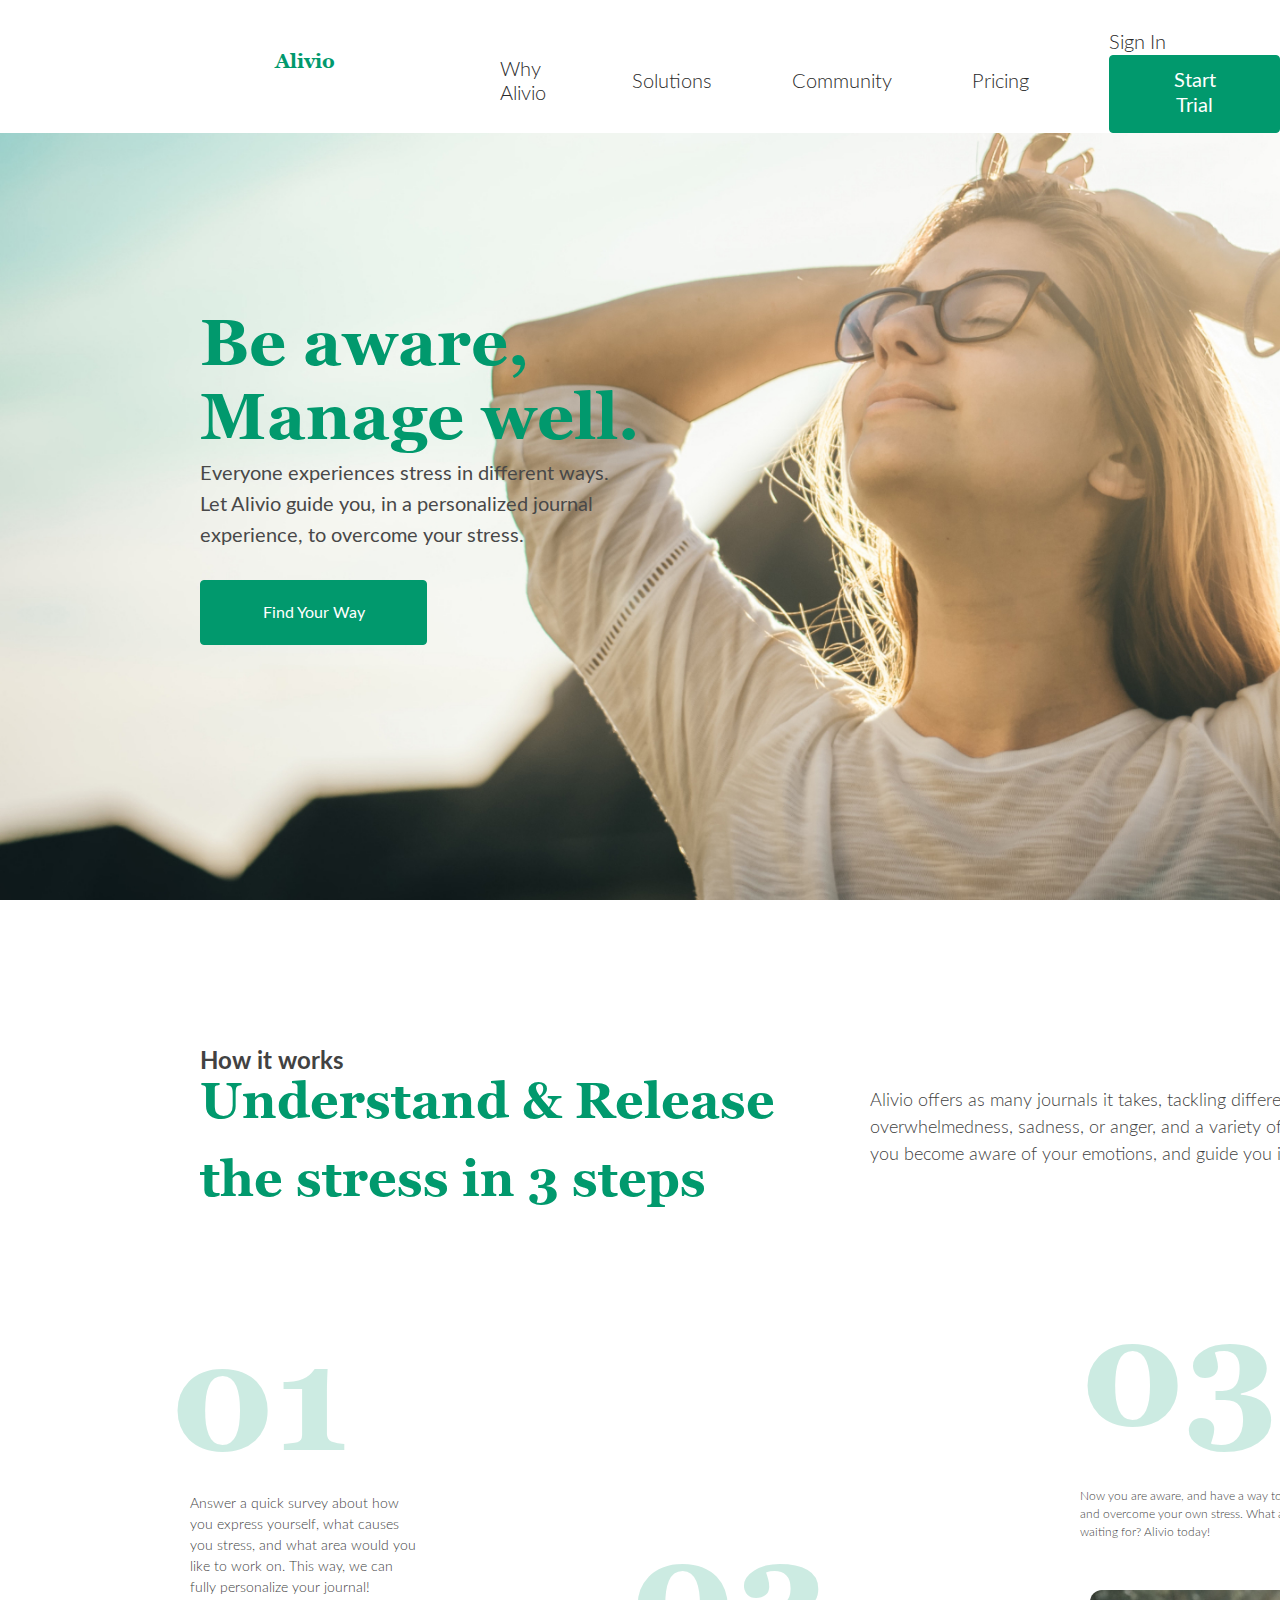
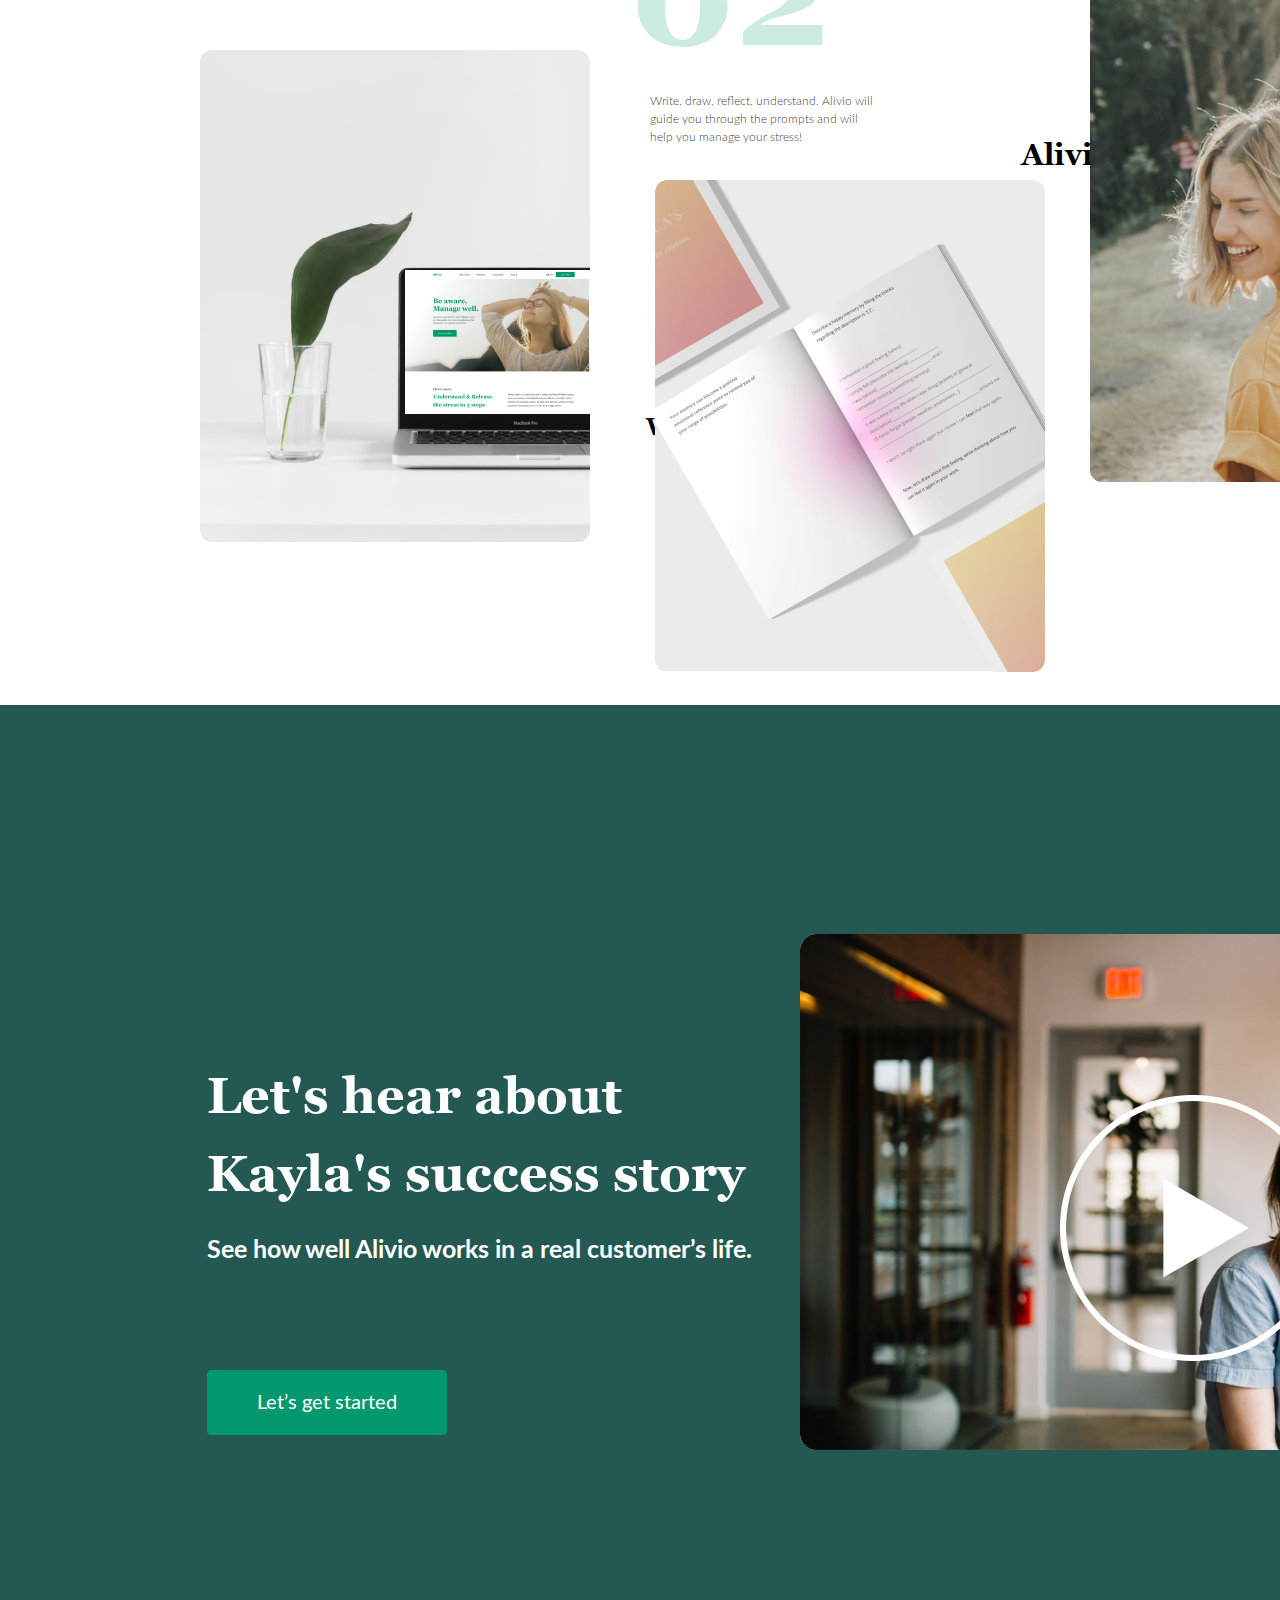
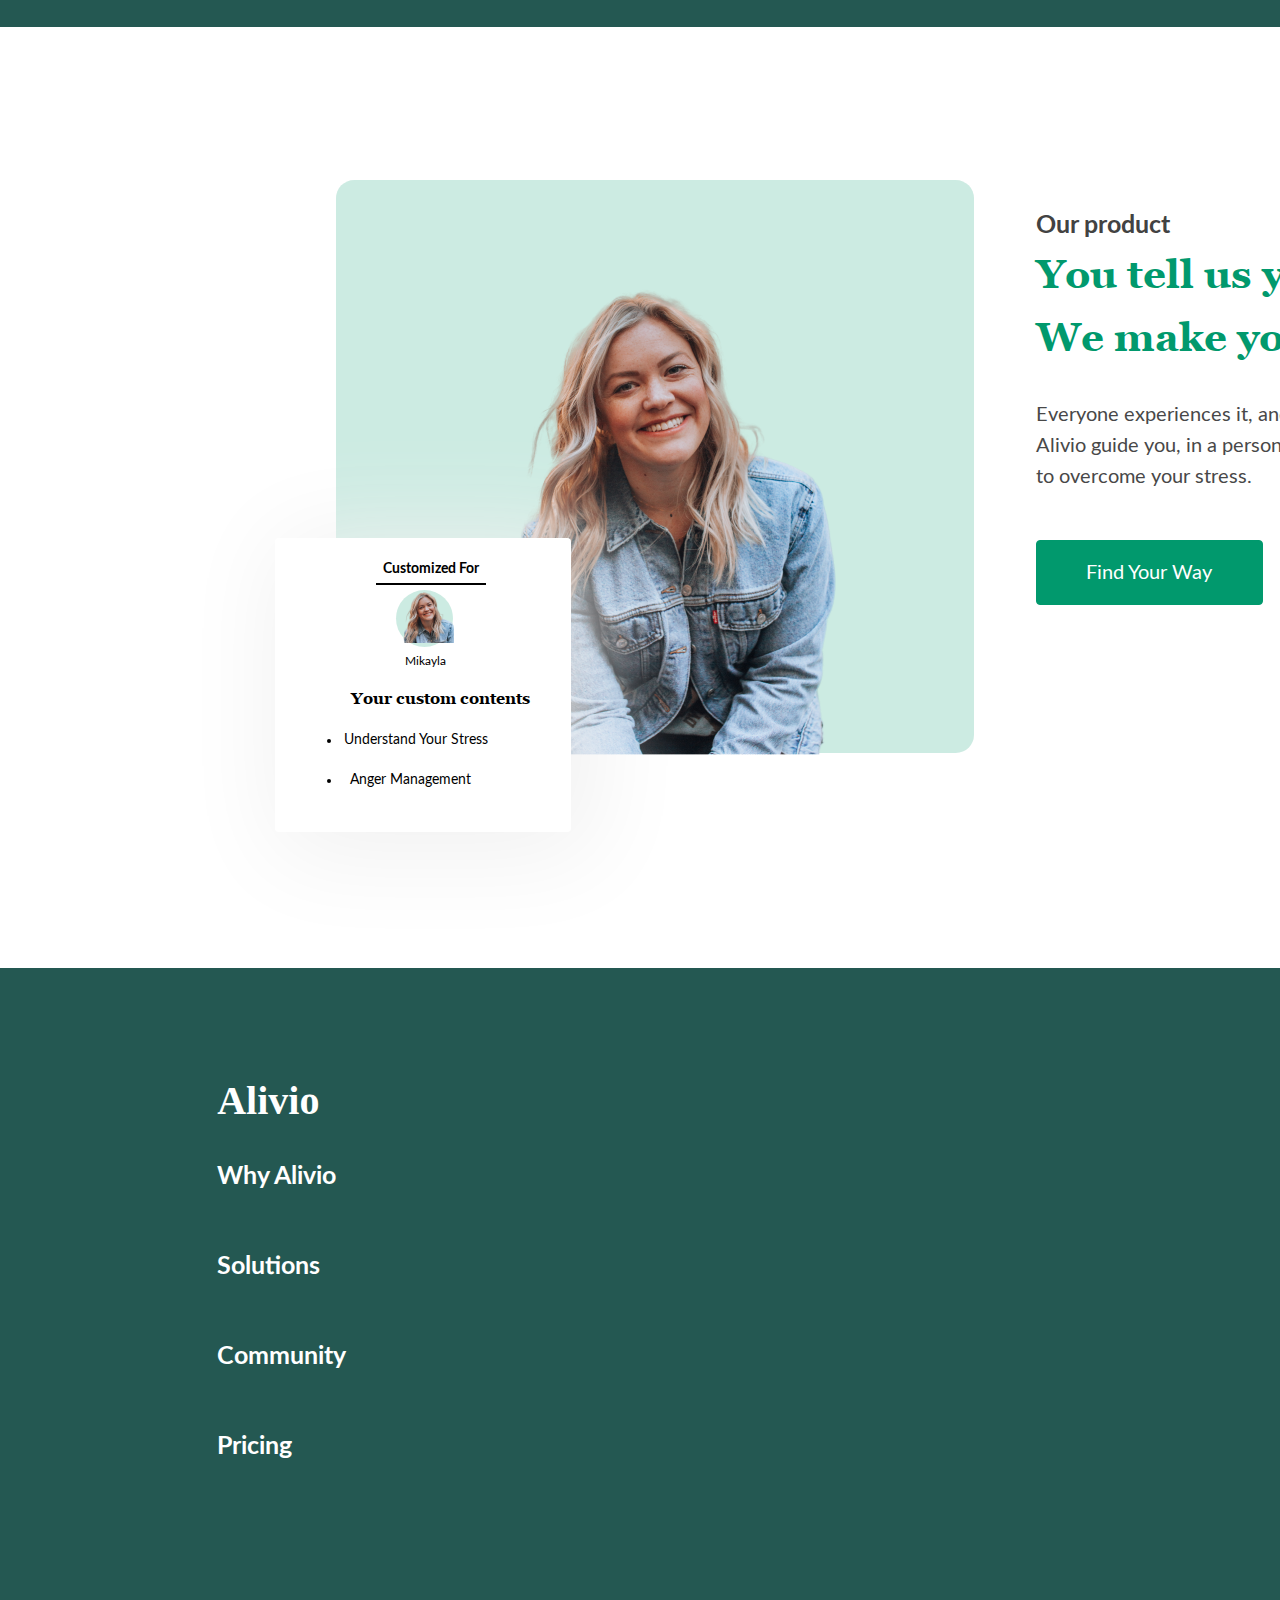
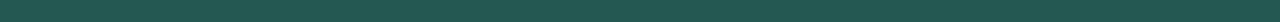
<file: index.html>
<!DOCTYPE html>
<html lang="en">
<head>
    <meta charset="UTF-8">
    <meta http-equiv="X-UA-Compatible" content="IE=edge">
    <meta name="viewport" content="width=device-width, initial-scale=1.0">
    <link rel="stylesheet" href="testpro.css">
    <link rel="stylesheet" href="normalize.css">
    <title>Test Project</title>
</head>
<body>
    <header class="header">
        <div class="container header_container">
          <a class="logo">Alivio</a>
          <div class="header_right">
            <nav class="header_nav nav">
             <ul class="list-reset list-reset nav_list">
                <li class="nav_item">
                  <a href="#" class="nav_link">Why Alivio</a>
                <li class="nav_item">
                <a href="#" class="nav_link">Solutions</a>
              </li>
              <li class="nav_item">
                <a href="#" class="nav_link">Community</a>
              </li> 
              <li class="nav_item">
                <a href="#" class="nav_link">Pricing</a>
              </li> 
              <li class="nav_item">
               <button class="btn btn-reset">
                <a href="#" class="nav_link">Sign In</a>
                  </button>
                  <button class="btn_primary btn-reset">
                    <a href="#" class="nav_linkbtn">Start Trial</a>
                      </button>
              </li> 
             </ul>
            </nav>
          </div>
        </div>
      </header>
      <main>
        <section class="hero">
            <section class="hero">
                <div class="container">
                  <h1 class="hero_title">Be aware, Manage well.</h1>
                  <p class="hero_descr">
                    Everyone experiences stress in different ways.
                    Let Alivio guide you, in a personalized journal experience, to overcome your stress.
                  </p>
                  <button class="btn_link btn-reset">
                    <a href="#" class="btn_link2">Find Your Way</a>
                    </button>
                </div>
                </section>
      </main>
      <section class="about">
<h3 class="how">How it works</h3>
<h2 class="title">Understand & Release the stress in 3 steps</h2>
<div class="container">
  <p class="about_alivio">Alivio offers as many journals it takes, tackling different areas such as anxiety, overwhelmedness, sadness, 
    or anger, and a variety of personal causes, to help you become aware of your emotions, and guide you in how to manage stress.</p>
    <div class="name1">
    <span class="image01">01</span>
    <h4 class="about_text">Personalize</h4>
    <p class="about-col1">Answer a quick survey about how you express yourself, what causes you stress, 
   and what area would you like to work on. This way, we can fully personalize your journal!</p>
 <span class="image_about1"></span>
 <span class="image_about01"></span>
 <span class="image_about2"></span>

   <span class="image02">02</span>
    <h4 class="about_text2">Write & Understand</h4>
    <p class="about-col2">Write, draw, reflect, understand. Alivio will guide you through the prompts and will help you manage your stress!</p>
    <span class="image_about3"></span>

    <span class="image03">03</span>
    <h4 class="about_text3">Alivio!</h4>
    <p class="about-col3">Now you are aware, and have a way to manage and overcome your own stress.
      What are you waiting for? Alivio today!</p>
      <span class="image_about4"></span>
  </div>
</div>
</section>
 <section class="video_section">
  <div class="container2">
<h2 class="title_video">Let's hear about Kayla's success story</h2>
<p class="descr_video">See how well Alivio works in a real customer’s life. </p>
<button class="btn_link0 btn-reset">
  <a href="#" class="btn_link3">Let’s get started</a>
  </button>
  <div class="about_video"> 
    <button class="btn-reset about_play" aria-label="Play video"></button>
  </div>
  </div>
 </section>
 <section class="product">
  <div class="pic_product">
    <span class="image_product1"></span>
    <span class="image_product2"></span>
    <h2 class="title_product">Customized For</h2>
    <span class="line"></span>
   <span class="elips1"></span>
    <span class="image-product3"></span>
<p class="title_name">Mikayla</p>

<p class="title_list">Your custom contents</p>
<ul class="title_list1">
  <li class="title_list2">Understand Your Stress</li>
  <li class="title_list3">Anger Management</li>
</ul>
<h3 class="title_product2">Our product</h3>
<h2 class="descr_product">You tell us your stress, We make your diary</h2>
<p class="product_text">Everyone experiences it, and in different ways.
  Let Alivio guide you, in a personalized journal experience, to overcome your stress.</p>
  <button class="btn_link4 btn-reset">
    <a href="#" class="btn_link5">Find Your Way</a>
    </button>
  </div>
 </section>
 <section class="bottom">
  <h3 class="logo_bottom">Alivio</h3>
  <ul class="list_bottom list-reset">
    <li class="list_bottom1">
      <a href="#">Why Alivio</a>
    <li class="list_bottom2">
    <a href="#">Solutions</a>
  </li>
  <li class="list_bottom3">
    <a href="#" >Community</a>
  </li> 
  <li class="list_bottom4">
    <a href="#">Pricing</a>
  </li> 
  </ul>
 </section>

</body>
</html>
</file>
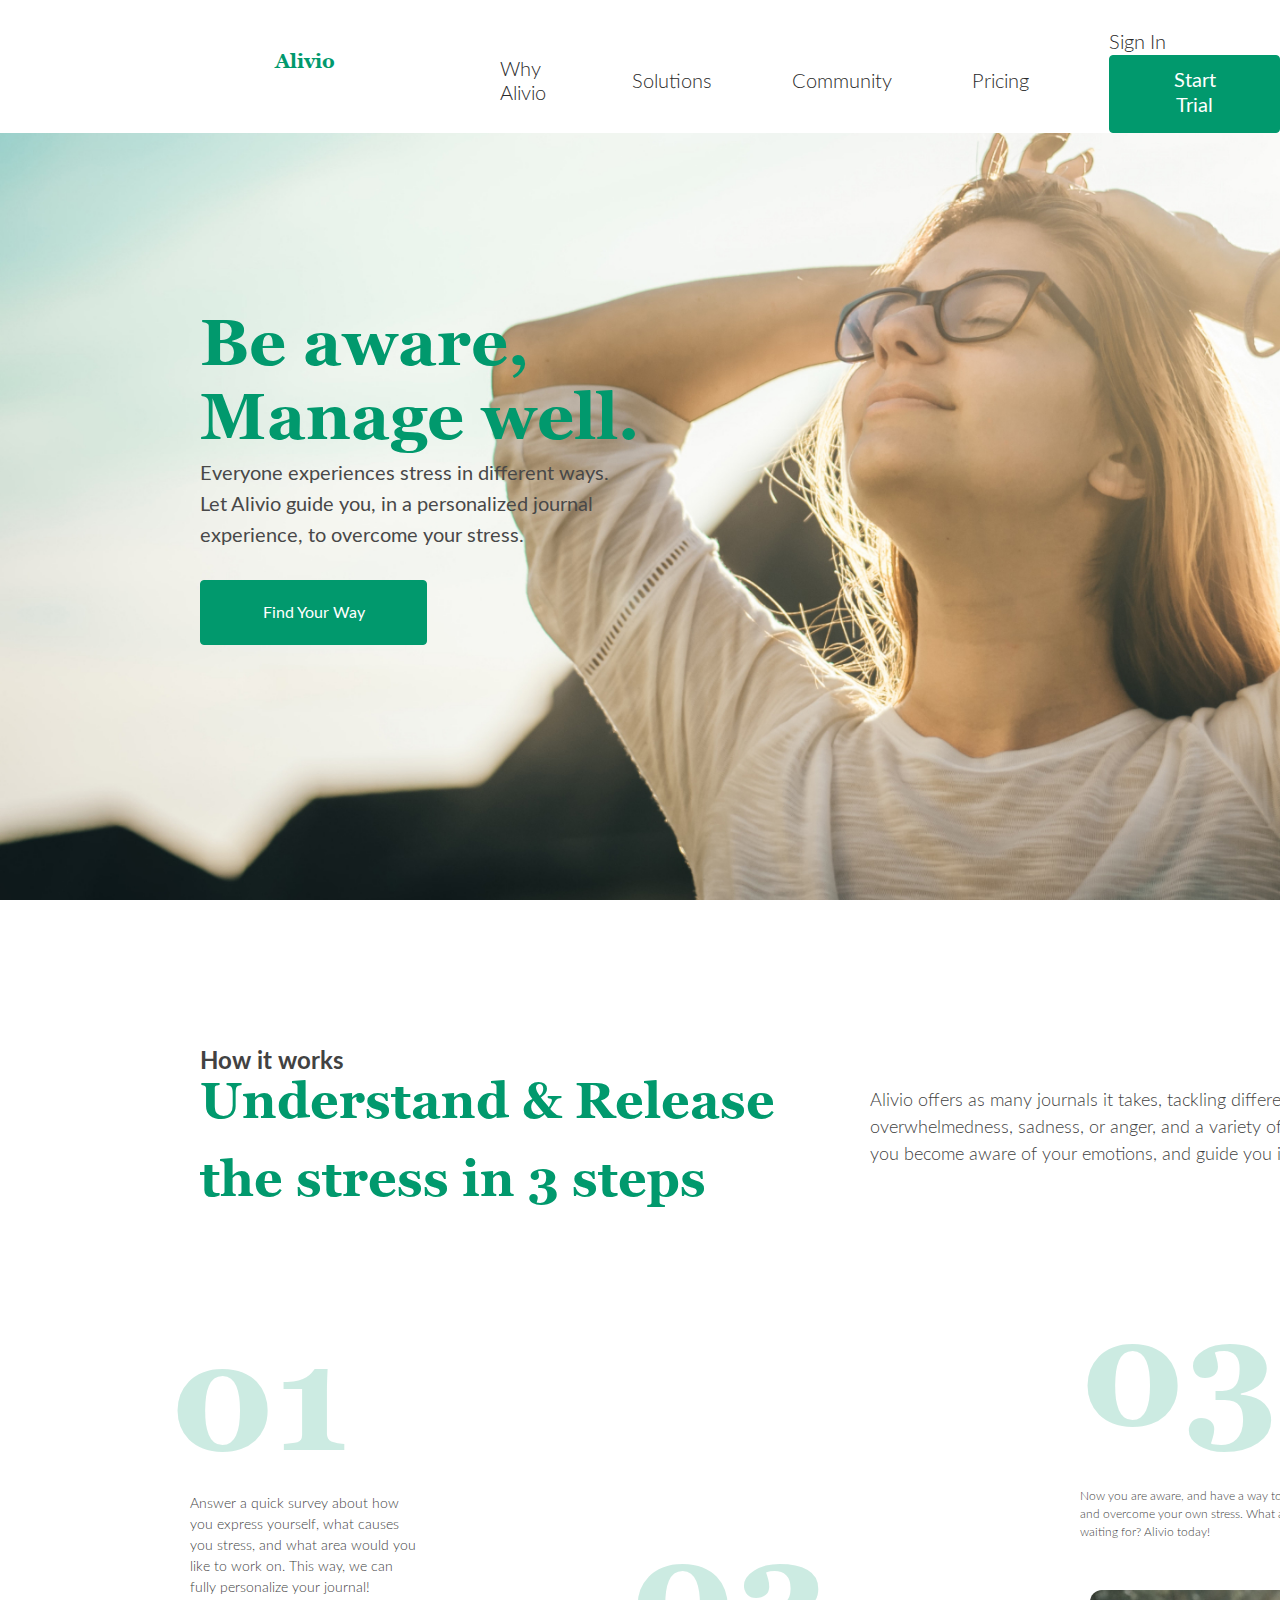
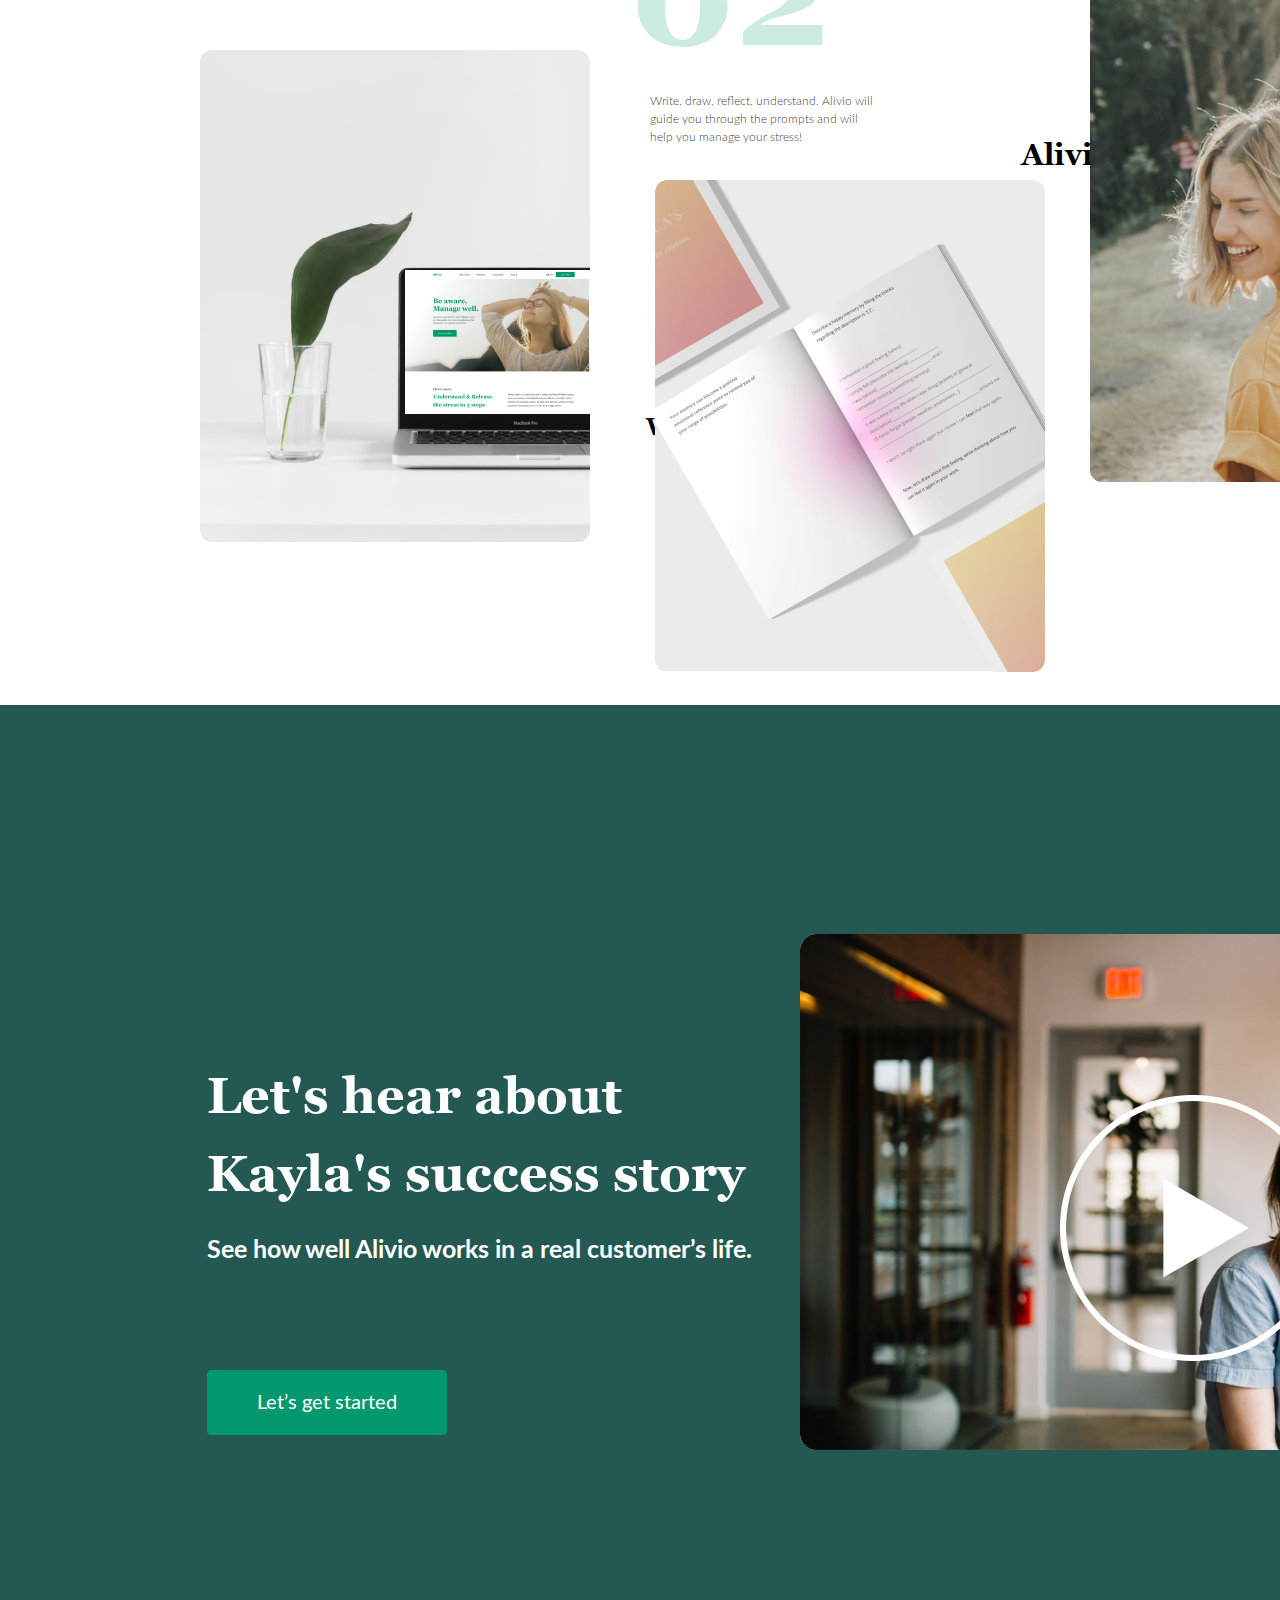
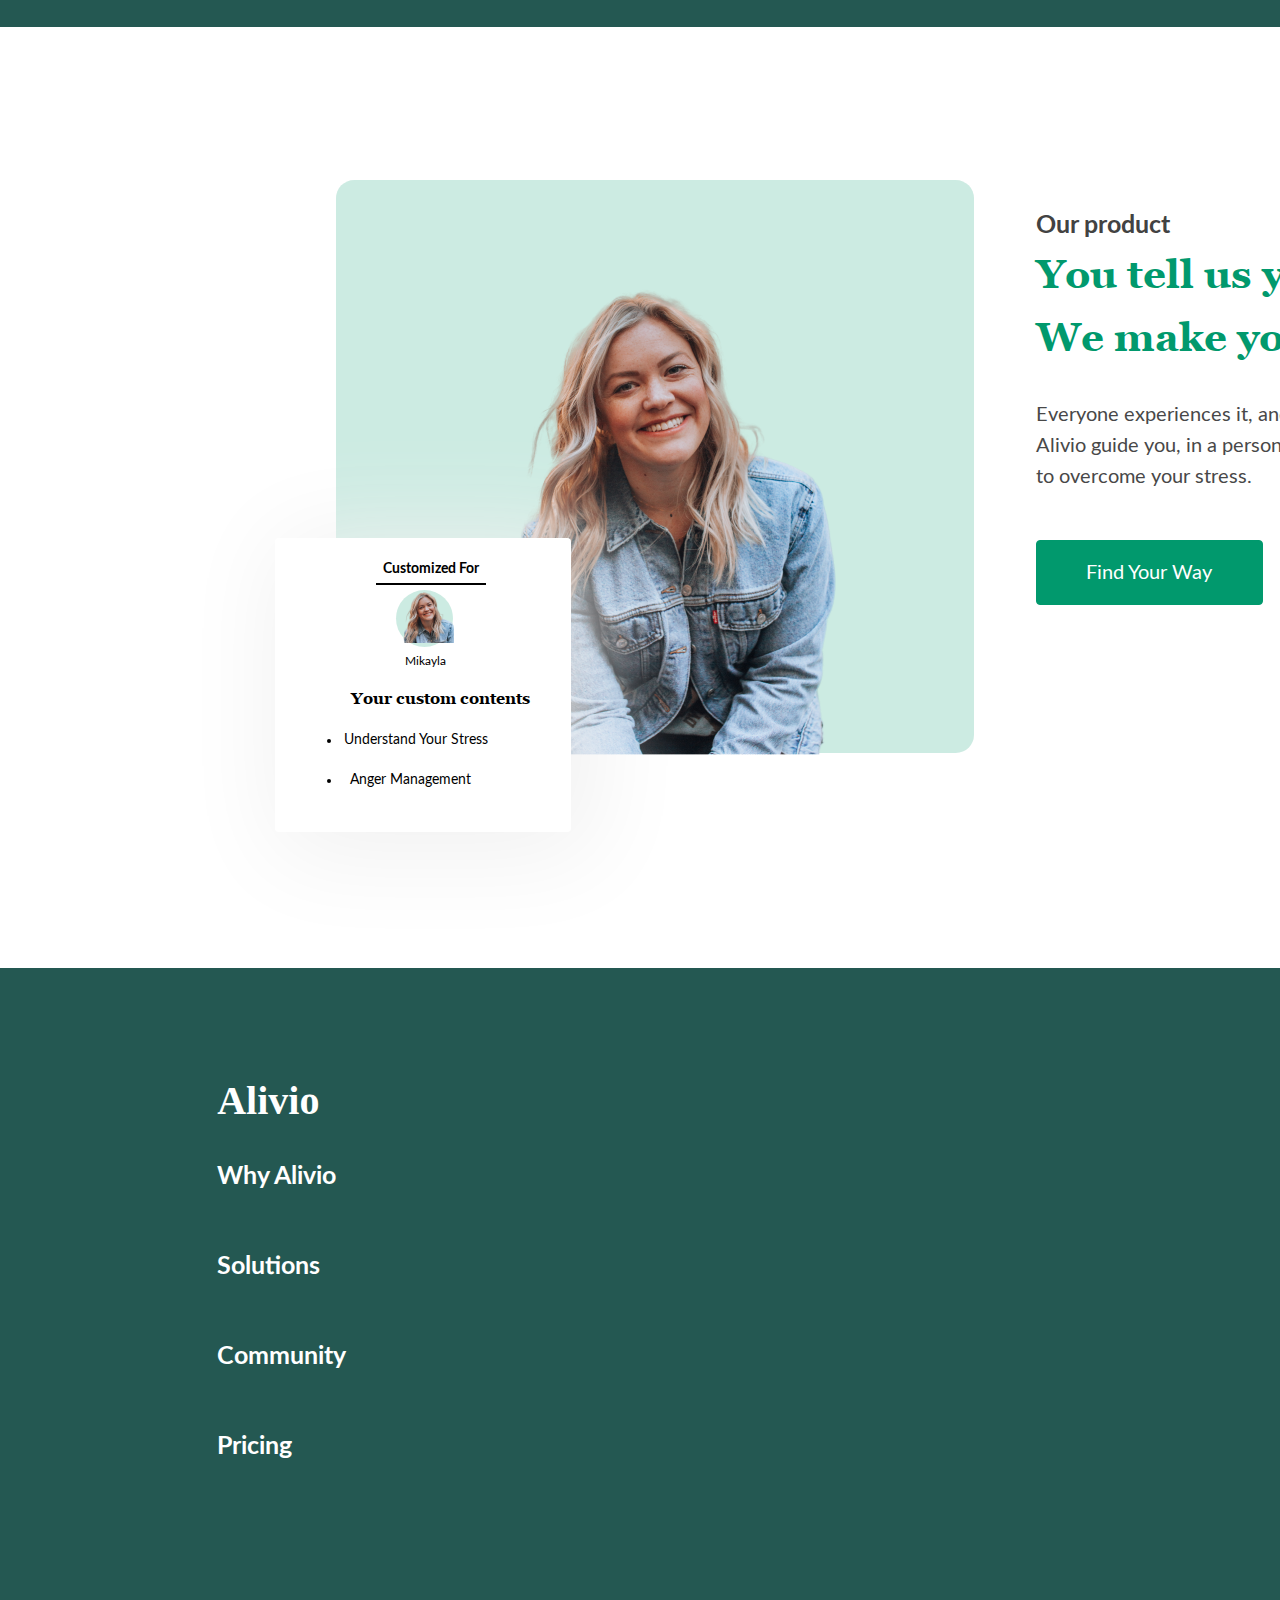
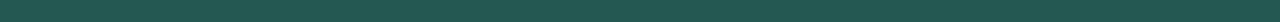
<file: testpro.html>
<!DOCTYPE html>
<html lang="en">
<head>
    <meta charset="UTF-8">
    <meta http-equiv="X-UA-Compatible" content="IE=edge">
    <meta name="viewport" content="width=device-width, initial-scale=1.0">
    <link rel="stylesheet" href="testpro.css">
    <link rel="stylesheet" href="normalize.css">
    <title>Test Project</title>
</head>
<body>
    <header class="header">
        <div class="container header_container">
          <a class="logo">Alivio</a>
          <div class="header_right">
            <nav class="header_nav nav">
             <ul class="list-reset list-reset nav_list">
                <li class="nav_item">
                  <a href="#" class="nav_link">Why Alivio</a>
                <li class="nav_item">
                <a href="#" class="nav_link">Solutions</a>
              </li>
              <li class="nav_item">
                <a href="#" class="nav_link">Community</a>
              </li> 
              <li class="nav_item">
                <a href="#" class="nav_link">Pricing</a>
              </li> 
              <li class="nav_item">
               <button class="btn btn-reset">
                <a href="#" class="nav_link">Sign In</a>
                  </button>
                  <button class="btn_primary btn-reset">
                    <a href="#" class="nav_linkbtn">Start Trial</a>
                      </button>
              </li> 
             </ul>
            </nav>
          </div>
        </div>
      </header>
      <main>
        <section class="hero">
            <section class="hero">
                <div class="container">
                  <h1 class="hero_title">Be aware, Manage well.</h1>
                  <p class="hero_descr">
                    Everyone experiences stress in different ways.
                    Let Alivio guide you, in a personalized journal experience, to overcome your stress.
                  </p>
                  <button class="btn_link btn-reset">
                    <a href="#" class="btn_link2">Find Your Way</a>
                    </button>
                </div>
                </section>
      </main>
      <section class="about">
<h3 class="how">How it works</h3>
<h2 class="title">Understand & Release the stress in 3 steps</h2>
<div class="container">
  <p class="about_alivio">Alivio offers as many journals it takes, tackling different areas such as anxiety, overwhelmedness, sadness, 
    or anger, and a variety of personal causes, to help you become aware of your emotions, and guide you in how to manage stress.</p>
    <div class="name1">
    <span class="image01">01</span>
    <h4 class="about_text">Personalize</h4>
    <p class="about-col1">Answer a quick survey about how you express yourself, what causes you stress, 
   and what area would you like to work on. This way, we can fully personalize your journal!</p>
 <span class="image_about1"></span>
 <span class="image_about01"></span>
 <span class="image_about2"></span>

   <span class="image02">02</span>
    <h4 class="about_text2">Write & Understand</h4>
    <p class="about-col2">Write, draw, reflect, understand. Alivio will guide you through the prompts and will help you manage your stress!</p>
    <span class="image_about3"></span>

    <span class="image03">03</span>
    <h4 class="about_text3">Alivio!</h4>
    <p class="about-col3">Now you are aware, and have a way to manage and overcome your own stress.
      What are you waiting for? Alivio today!</p>
      <span class="image_about4"></span>
  </div>
</div>
</section>
 <section class="video_section">
  <div class="container2">
<h2 class="title_video">Let's hear about Kayla's success story</h2>
<p class="descr_video">See how well Alivio works in a real customer’s life. </p>
<button class="btn_link0 btn-reset">
  <a href="#" class="btn_link3">Let’s get started</a>
  </button>
  <div class="about_video"> 
    <button class="btn-reset about_play" aria-label="Play video"></button>
  </div>
  </div>
 </section>
 <section class="product">
  <div class="pic_product">
    <span class="image_product1"></span>
    <span class="image_product2"></span>
    <h2 class="title_product">Customized For</h2>
    <span class="line"></span>
   <span class="elips1"></span>
    <span class="image-product3"></span>
<p class="title_name">Mikayla</p>

<p class="title_list">Your custom contents</p>
<ul class="title_list1">
  <li class="title_list2">Understand Your Stress</li>
  <li class="title_list3">Anger Management</li>
</ul>
<h3 class="title_product2">Our product</h3>
<h2 class="descr_product">You tell us your stress, We make your diary</h2>
<p class="product_text">Everyone experiences it, and in different ways.
  Let Alivio guide you, in a personalized journal experience, to overcome your stress.</p>
  <button class="btn_link4 btn-reset">
    <a href="#" class="btn_link5">Find Your Way</a>
    </button>
  </div>
 </section>
 <section class="bottom">
  <h3 class="logo_bottom">Alivio</h3>
  <ul class="list_bottom list-reset">
    <li class="list_bottom1">
      <a href="#">Why Alivio</a>
    <li class="list_bottom2">
    <a href="#">Solutions</a>
  </li>
  <li class="list_bottom3">
    <a href="#" >Community</a>
  </li> 
  <li class="list_bottom4">
    <a href="#">Pricing</a>
  </li> 
  </ul>
 </section>

</body>
</html>
</file>
<file: testpro.css>
html {
    box-sizing: border-box;
  }
  
  *,
  *::before,
  *::after {
    box-sizing: inherit;
  }
  
  a {
    color: inherit;
    text-decoration: none;
  }
  
  img {
    max-width: 100%;
  }
  
  @font-face {
    font-family: 'Georgia';
    src: url(fonts/Georgia-Bold.woff) format('woff2');
    font-display: swap;
    font-weight: 700;
    font-style: normal;
  }

  @font-face {
    font-family: 'Lato';
    src: url(fonts/Lato-Regular.woff) format('woff2');
    font-display: swap;
    font-weight: 400;
    font-style: normal;
  }

  @font-face {
    font-family: 'Lato';
    src: url(fonts/Lato-Light.woff) format('woff2');
    font-display: swap;
    font-weight: 500;
    font-style: normal;
  }



  @font-face {
    font-family: 'Lato';
    src: url(fonts/Lato-Bold.woff) format('woff2');
    font-display: swap;
    font-weight: 600;
    font-style: normal;
  }

  body {
    font-family: 'Georgia', 'Lato';
  }
  .btn-reset {
    border: 0;
    padding: 0%;
    background-color: transparent;
    cursor: pointer;
  }

  .list-reset {
  padding: 0%;
  margin: 0%;
  list-style: none;
  }
 
.header {
position: absolute;
left: 0%;
right: 0%;
top: 0.02%;
bottom: 98.31%;
background: #FFFFFF;
}
  .logo {
    font-family: 'Georgia';
    font-style: bold;
    font-weight: 700;
  font-size: 20px;
    position: absolute;
    left: 14.32%;
    right: 81.53%;
    top: 0.61%;
    bottom: 98.93%;
    color: #01996D;   
    Width:79.57px;  
    Height: 23.04px;  
Top: 50px;  
Left: 274.97px;  
  }
  
.header_container {
    background-image: url(images/BG.jpg);
  background-position: center;
  background-size: cover; 
  background-repeat: no-repeat;
    padding-top: 31.32px;
    padding-left: 500px;
    display: flex;
    align-items: center;
    justify-content: space-between;
  }
  .nav_list {
    display: flex;
    align-items: center;
  }
  
  .nav_item:not(:last-child) {
  margin-right: 80px;
  }
  
  .nav_link {
  font-family: 'Lato';
  font-weight: 500;
  font-size: 20px;
  line-height: 24px;
  color: #292929;
  }
  
  .header_right {
    display: flex;
    align-items: center;
  }

  .btn {
 font-family: 'Lato';
 font-weight: 400;
 font-size: 20px;
 line-height: 24px;
 color: #000000;
 padding-right: 50px;
  }

  .btn_primary {
padding-left: 50px;
padding-right: 50px;
padding-top: 13px;
padding-bottom: 13px;
box-sizing: border-box;
background: #01996D;
border: 1px solid #01996D;
border-radius: 4px;
gap: 30px;
  }

  .nav_linkbtn{
width: 83px;
height: 25px;
font-family: 'Lato';
font-style: normal;
font-weight: 400;
font-size: 20px;
line-height: 25px;
text-align: center;
color: #FFFFFF;
}



  .hero {
background: linear-gradient(112.58deg, #FFFFFF 18.15%, rgba(255, 255, 255, 0) 53.07%), rgba(0, 0, 0, 0.1);
margin-top:100px;
height: 80vh;
  min-height: 800px;
  background-image: url(images/bg1.jpg);
  background-position: left;
  background-size: cover; 
  background-repeat: no-repeat;
  }

.hero_title {
position: absolute;
width: 440px;
height: 148px;
left: 200px;
top: 261px;
font-family: 'Georgia';
font-style: normal;
font-weight: 700;
font-size: 65px;
line-height: 74px;
color: #01996D;
}

.hero_descr {
position: absolute;
width: 420px;
height: 123px;
left: 200px;
top: 439px;
font-family: 'Lato';
font-style: normal;
font-weight: 400;
font-size: 20px;
line-height: 31px;

color: #484848;
}


.btn_link{
  box-sizing: border-box;
display: flex;
flex-direction: column;
align-items: center;
padding: 20px 50px;
gap: 30px;

position: absolute;
width: 227px;
height: 65px;
left: 200px;
top: 580px;

background: #01996D;
border: 1px solid #01996D;
border-radius: 4px;
}

.btn_link2 {
  width: 127px;
  height: 25px;
  font-family: 'Lato';
  font-style: normal;
  font-weight: 400;
  font-size: 16px;
  line-height: 25px;
  text-align: center;
  color: #FFFFFF;
  flex: none;
order: 0;
flex-grow: 0;
}
.how {
font-family: Lato;
font-weight: 600;
font-size: 24px;
line-height: 37.68px;
position: absolute;
width: 200px;
height: 38px;
left: 200px;
top: 1020px;
color: #424242;
}

.title {
position: absolute;
width: 584px;
height: 158px;
left: 200px;
top: 1020px;
font-family: 'Georgia';
font-style: normal;
font-weight: 700;
font-size: 50px;
line-height: 157%;
color: #01996D;
}

.about_alivio {
position: absolute;
width: 620px;
height: 269px;
left: 870px;
top: 1070px;
font-family: 'Lato';
font-style: normal;
font-weight: 500;
font-size: 18px;
line-height: 150%;
color: #424242;
}

.image01{
  position: absolute;
  width: 157px;
  height: 225px;
  left: 170px;
  top: 1285px;
  font-family: 'Georgia';
  font-style: normal;
  font-weight: 400;
  font-size: 150px;
  line-height: 150%;
  text-align: center;
  color: rgba(1, 153, 109, 0.2);
}

.about_text{
position: absolute;
left: 18.91%;
right: 71.67%;
top: 190.01%;
bottom: 69.11%;
font-family: 'Georgia';
font-style: normal;
font-weight: 700;
font-size: 30px;
line-height: 150%;
text-align: center;
color: #000000;
}

.about-col1 {
position: absolute;
width: 230px;
height: 150px;
left: 190px;
top: 1480px;
font-family: 'Lato';
font-style: normal;
font-weight: 500;
font-size: 14px;
line-height: 150%;

color: #424242;
}
.image_about1 {
position: absolute;
width: 390px;
height: 492px;
left: 200px;
top: 1650px;
background: url(images/Rectangle30.jpg), #C4C4C4;
border-radius: 12px;
}
.image_about01 {
  position: absolute;
  width: 185px;
  height: 142px;
  left: 405px;
  top: 1870px;
  background: #C4C4C4;
}
.image_about2 {
position: absolute;
width: 185px;
height: 144px;
left: 405px;
top: 1870px;
background: linear-gradient(122.77deg, rgba(24, 24, 24, 0.2) 2.51%, rgba(196, 196, 196, 0) 95.42%);
background-image: url(images/image\ 30.jpg);
}

.image02 {
position: absolute;
width: 176px;
height: 225px;
left: 630px;
top: 1480px;
font-family: 'Georgia';
font-style: normal;
font-weight: 400;
font-size: 150px;
line-height: 150%;
text-align: center;
color: rgba(1, 153, 109, 0.2);
}

.about_text2 {
  position: absolute;
  width: 500px;
  left: 40.7%;
  right: 40%;
  top: 219.63%;
  bottom: 63.48%;
  font-family: 'Georgia';
  font-style: normal;
  font-weight: 700;
  font-size: 24px;
  line-height: 150%;
  text-align: center;
  color: #000000;
}
.about-col2{
position: absolute;
width: 230px;
height: 90px;
left: 650px;
top: 1680px;
font-family: 'Lato';
font-style: normal;
font-weight: 500;
font-size: 12px;
line-height: 150%;
color: #424242;
}
.image_about3 {
  position: absolute;
  width: 390px;
  height: 492px;
  left: 655px;
  top: 1780px;

  background: url(images/Rectangle40.jpg);
  border-radius: 12px;
}
.image03 {
  position: absolute;
  width: 175px;
  height: 225px;
  left: 1080px;
  top: 1260px;
  font-family: 'Georgia';
  font-style: normal;
  font-weight: 400;
  font-size: 150px;
  line-height: 150%;
  text-align: center;
  color: rgba(1, 153, 109, 0.2);
}

.about_text3 {
position: absolute;
left: 79.77%;
right: 22.92%;
top: 188.01%;
bottom: 68.05%;

font-family: 'Georgia';
font-style: normal;
font-weight: 700;
font-size: 30px;
line-height: 150%;
text-align: center;
color: #000000;
}

.about-col3 {
  position: absolute;
width: 250px;
height: 90px;
left: 1080px;
top: 1475px;
font-family: 'Lato';
font-style: normal;
font-weight: 500;
font-size: 12px;
line-height: 150%;
color: #424242;
}

.image_about4 {
position: absolute;
width: 390px;
height: 492px;
left: 1090px;
top: 1590px;
background: url(images/Rectangle50.jpg);
border-radius: 12px;
}

.video_section {
position: absolute;
width: 1517px;
height: 922px;
left: 0px;
top: 2305px;
background: #245852;
}

.title_video {
position: absolute;
width: 580px;
height: 158px;
left: 207px;
top: 310px;
font-family: 'Georgia';
font-style: normal;
font-weight: 700;
font-size: 50px;
line-height: 157%;
color: #FFFFFF;
}

.descr_video{
  position: absolute;
width: 550px;
height: 39px;
left: 207px;
top: 501px;

font-family: 'Lato';
font-style: normal;
font-weight: 600;
font-size: 25px;
line-height: 157%;
/* or 39px */


color: #FFFFFF;
}

.btn_link0 {
  box-sizing: border-box;

display: flex;
flex-direction: column;
align-items: center;
padding: 20px 50px;
gap: 30px;
position: absolute;
width: 240px;
height: 65px;
left: 207px;
top: 665px;
background: #01996D;
border: 1px solid #01996D;
border-radius: 4px;
}

.btn_link3 {
  width: 140px;
  height: 25px;
  font-family: 'Lato';
  font-style: normal;
  font-weight: 400;
  font-size: 20px;
  line-height: 25px;
  color: #FFFFFF;
  flex: none;
  order: 0;
  flex-grow: 0;
}

.about_video {
  position: absolute;
  width: 700.84px;
  height: 516.11px;
  left: 800px;
  top: 229px;
background: url(images/Video.jpg), #C4C4C4;
border-radius: 16.3326px;
}

.about_play {
position: absolute;
width: 500.84px;
height: 516.11px;
left: 214px;
top: 115px;
background: url(images/play.png);
border-radius: 16.3326px;
background-repeat: no-repeat;
}

.pic_product {
  position: absolute;
width: 638.46px;
height: 573.26px;
left: 335.68px;
top: 3380px;

background: rgba(1, 153, 109, 0.2);
border-radius: 18.1125px;
}
.image_product1 {
background: url(images/c1.jpg);
position: absolute;
width: 427.6px;
height: 641.05px;
left: 97.11px;
top: 1px;
background: url(images/c1.png);
border-radius: 18.1125px;
}

.image_product2 {
position: absolute;
width: 296.14px;
height: 293.9px;
left: -60.68px;
top: 358px;
box-shadow:  12px 12px 100px 12px #f1f1f1;

background: #FFFFFF;
border-radius: 3.72971px;
}
.title_product {
  position: absolute;
  width: 130.54px;
  height: 23.12px;
  left: 30px;
  top: 366px;
  font-family: 'Lato';
  font-style: normal;
  font-weight: 600;
  font-size: 14.49px;
  line-height: 157%;
  text-align: center;
  color: #000000;
}

.line {
position: absolute;
color: #000000;
width: 110.49px;
height: 0px;
left: 40.3px;
top: 403px;
border: 0.745942px solid #000000;
}

.elips1 {
position: absolute;
width: 57.44px;
height: 57.44px;
left: 60.3px;
top: 410px;
border-radius: 30px 30px;
background: rgba(1, 153, 109, 0.2);
}

.image-product3{
  position: absolute;
  width: 69.73px;
  height: 104.15px;
  left: 60px;
  top: 405px;
  border-radius: 0 0 0 100px;
  background: url(images/court-cook-TSZo17r3m0s-unsplash-removebg\ 2\ \(1\).png);
  background-repeat: no-repeat;
}

.title_name {
  position: absolute;
width: 41.03px;
height: 18.65px;
left: 69px;
top: 460px;

font-family: 'Lato';
font-style: normal;
font-weight: 400;
font-size: 11.9351px;
line-height: 157%;

text-align: center;

color: #000000;
}

.title_list {
  position: absolute;
width: 180px;
height: 24.96px;
left: 15px;
top: 490px;

font-family: 'Georgia';
font-style: normal;
font-weight: 700;
font-size: 15.9292px;
line-height: 157%;
color: #000000;
}

.title_list2 {
  
position: absolute;
width: 150.35px;
height: 16.46px;
left: 5px;
top: 550px;

font-family: 'Lato';
font-style: normal;
font-weight: 400;
font-size: 14px;
line-height: 157%;

text-align: center;

color: #000000;

}

.title_list3 {
position: absolute;
width: 140.35px;
height: 16.46px;
left: 5px;
top: 590px;

font-family: 'Lato';
font-style: normal;
font-weight: 400;
font-size: 14px;
line-height: 157%;
text-align: center;

color: #000000;
}

.title_product2 {
position: absolute;
width: 170px;
height: 39px;
left: 700px;
top: 1px;
font-family: 'Lato';
font-style: normal;
font-weight: 600;
font-size: 25px;
line-height: 157%;
color: #424242;
}
.descr_product{
position: absolute;
width: 480px;
height: 158px;
left: 700px;
top: 30px;

font-family: 'Georgia';
font-style: normal;
font-weight: 700;
font-size: 40px;
line-height: 157%;
color: #01996D;
}

.product_text {
position: absolute;
width: 480px;
height: 81px;
left: 700px;
top: 200px;

font-family: 'Lato';
font-style: normal;
font-weight: 400;
font-size: 20px;
line-height: 31px;

color: #484848;
}

.btn_link4 {
display: flex;
flex-direction: column;
align-items: center;
padding: 20px 50px;
gap: 30px;

position: absolute;
width: 227px;
height: 65px;
left: 700px;
top: 360px;

background: #01996D;
border: 1px solid #01996D;
border-radius: 4px;
}

.btn_link5 {
width: 130px;
height: 25px;

font-family: 'Lato';
font-style: normal;
font-weight: 400;
font-size: 20px;
line-height: 25px;
color: #FFFFFF;
flex: none;
order: 0;
flex-grow: 0;
}

.bottom {
position: absolute;
width: 1517px;
height: 654px;
left: 0px;
top: 4168px;
background: #245852;
}

.logo_bottom {
position: absolute;
left: 14.32%;
right: 60%;
top: 10%;
bottom: 9.88%;
font-family: 'Avenir';
font-style: normal;
font-weight: 900;
font-size: 40px;
line-height: 55px;
color: #FFFFFF;
}

.list_bottom {
  width: 500px;
position: absolute;
left: 14.32%;
right: 79.38%;
top: 25%;
bottom: 8.12%;
font-family: 'Lato';
font-style: normal;
font-weight: 600;
font-size: 25px;
line-height: 90px;
color: #FFFFFF;
}
</file>
